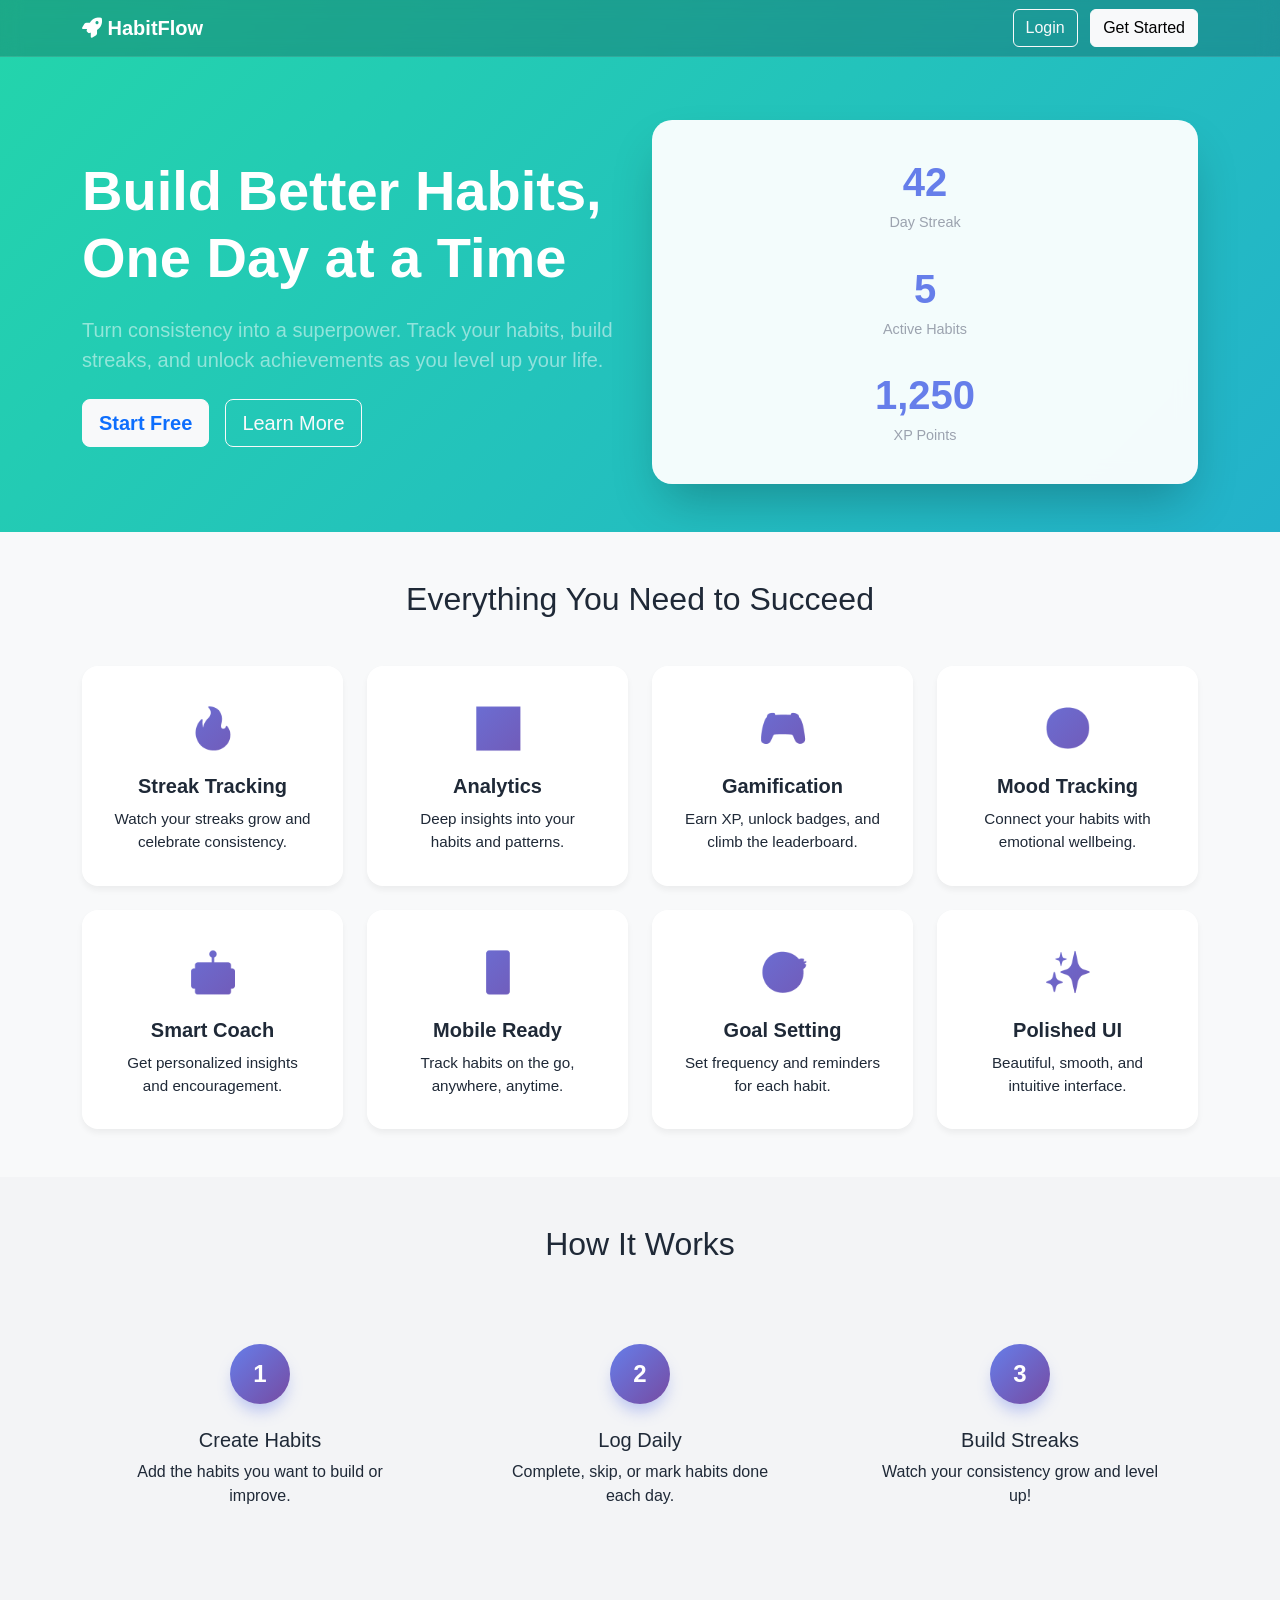
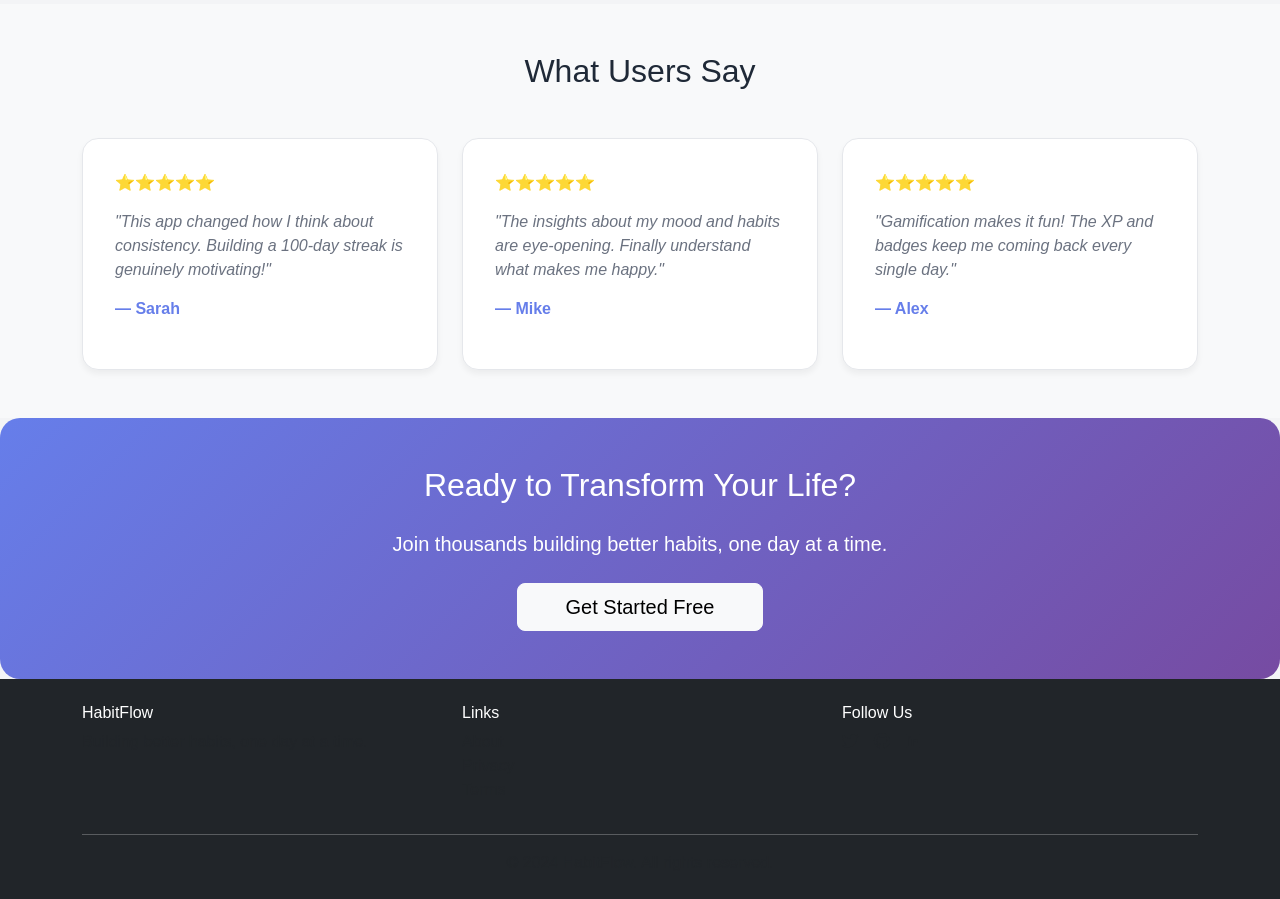
<file: templates/index.html>
<!DOCTYPE html>
<html lang="en">
<head>
    <meta charset="UTF-8">
    <meta name="viewport" content="width=device-width, initial-scale=1.0">
    <title>Habit Tracker - Build Better Habits</title>
    <link href="https://cdn.jsdelivr.net/npm/bootstrap@5.3.0/dist/css/bootstrap.min.css" rel="stylesheet">
    <link rel="stylesheet" href="https://cdnjs.cloudflare.com/ajax/libs/font-awesome/6.5.1/css/all.min.css">
    <link href="https://unpkg.com/aos@2.3.1/dist/aos.css" rel="stylesheet">
    <link rel="stylesheet" href="/static/css/style.css">
    <style>
        .hero-section {
            background: linear-gradient(-45deg, #ee7752, #e73c7e, #23a6d5, #23d5ab);
            background-size: 400% 400%;
            animation: gradient 15s ease infinite;
            position: relative;
            overflow: hidden;
            color: white;
            padding-top: 120px !important;
        }
        @keyframes gradient {
            0% { background-position: 0% 50%; }
            50% { background-position: 100% 50%; }
            100% { background-position: 0% 50%; }
        }
        .animated-card {
            animation: float 6s ease-in-out infinite;
            background: rgba(255, 255, 255, 0.95);
            backdrop-filter: blur(10px);
            border-radius: 20px;
            padding: 2rem;
            box-shadow: 0 25px 50px -12px rgba(0, 0, 0, 0.25);
            color: #333;
        }
        @keyframes float {
            0% { transform: translateY(0px); }
            50% { transform: translateY(-20px); }
            100% { transform: translateY(0px); }
        }
        .feature-card {
            transition: all 0.3s ease;
            border: none;
            background: white;
            box-shadow: 0 4px 6px rgba(0,0,0,0.05);
            height: 100%;
            padding: 2rem;
            border-radius: 1rem;
        }
        .feature-card:hover {
            transform: translateY(-10px);
            box-shadow: 0 20px 25px rgba(0,0,0,0.1);
        }
        .feature-icon {
            font-size: 2.5rem;
            margin-bottom: 1rem;
            background: linear-gradient(135deg, #667eea 0%, #764ba2 100%);
            -webkit-background-clip: text;
            -webkit-text-fill-color: transparent;
        }
        .navbar {
            backdrop-filter: blur(10px);
            background-color: rgba(0, 0, 0, 0.2) !important;
            transition: all 0.3s ease;
            border-bottom: 1px solid rgba(255, 255, 255, 0.1);
        }
        .navbar.scrolled {
            background-color: rgba(33, 37, 41, 0.95) !important;
            box-shadow: 0 4px 6px -1px rgba(0, 0, 0, 0.1);
        }
        .work-step {
            position: relative;
            padding: 2rem;
            text-align: center;
        }
        .step-number {
            width: 60px;
            height: 60px;
            background: linear-gradient(135deg, #667eea 0%, #764ba2 100%);
            color: white;
            border-radius: 50%;
            display: flex;
            align-items: center;
            justify-content: center;
            font-size: 1.5rem;
            font-weight: bold;
            margin: 0 auto 1.5rem;
            box-shadow: 0 10px 15px -3px rgba(102, 126, 234, 0.4);
        }
        .testimonial-card {
            background: white;
            padding: 2rem;
            border-radius: 1rem;
            box-shadow: 0 4px 6px rgba(0,0,0,0.05);
            height: 100%;
            transition: transform 0.3s;
        }
        .testimonial-card:hover {
            transform: translateY(-5px);
        }
    </style>
</head>
<body>
    <!-- Navigation -->
    <nav class="navbar navbar-expand-lg navbar-dark fixed-top">
        <div class="container">
            <a class="navbar-brand fw-bold" href="#">
                <i class="fas fa-rocket"></i> HabitFlow
            </a>
            <button class="navbar-toggler" type="button" data-bs-toggle="collapse" data-bs-target="#navbarNav">
                <span class="navbar-toggler-icon"></span>
            </button>
            <div class="collapse navbar-collapse" id="navbarNav">
                <div class="ms-auto">
                    <a class="btn btn-outline-light me-2" href="/login">Login</a>
                    <a class="btn btn-light" href="/register">Get Started</a>
                </div>
            </div>
        </div>
    </nav>

    <!-- Hero Section -->
    <section class="hero-section py-5">
        <div class="container">
            <div class="row align-items-center">
                <div class="col-lg-6 mb-4 mb-lg-0" data-aos="fade-right">
                    <h1 class="display-4 fw-bold mb-4">Build Better Habits, One Day at a Time</h1>
                    <p class="lead mb-4 text-white-50">
                        Turn consistency into a superpower. Track your habits, build streaks, and unlock achievements as you level up your life.
                    </p>
                    <div class="d-flex gap-3">
                        <a href="/register" class="btn btn-lg btn-light fw-bold text-primary">Start Free</a>
                        <a href="#features" class="btn btn-lg btn-outline-light">Learn More</a>
                    </div>
                </div>
                <div class="col-lg-6" data-aos="fade-left">
                    <div class="hero-image">
                        <div class="animated-card">
                            <div class="card-content">
                                <div class="stat-item">
                                    <span class="stat-number">42</span>
                                    <span class="stat-label">Day Streak</span>
                                </div>
                                <div class="stat-item">
                                    <span class="stat-number">5</span>
                                    <span class="stat-label">Active Habits</span>
                                </div>
                                <div class="stat-item">
                                    <span class="stat-number">1,250</span>
                                    <span class="stat-label">XP Points</span>
                                </div>
                            </div>
                        </div>
                    </div>
                </div>
            </div>
        </div>
    </section>

    <!-- Features Section -->
    <section id="features" class="features-section py-5 bg-light">
        <div class="container">
            <h2 class="text-center mb-5" data-aos="fade-up">Everything You Need to Succeed</h2>
            <div class="row g-4">
                <div class="col-md-6 col-lg-3" data-aos="fade-up" data-aos-delay="100">
                    <div class="feature-card">
                        <div class="feature-icon">🔥</div>
                        <h5>Streak Tracking</h5>
                        <p>Watch your streaks grow and celebrate consistency.</p>
                    </div>
                </div>
                <div class="col-md-6 col-lg-3" data-aos="fade-up" data-aos-delay="200">
                    <div class="feature-card">
                        <div class="feature-icon">📊</div>
                        <h5>Analytics</h5>
                        <p>Deep insights into your habits and patterns.</p>
                    </div>
                </div>
                <div class="col-md-6 col-lg-3" data-aos="fade-up" data-aos-delay="300">
                    <div class="feature-card">
                        <div class="feature-icon">🎮</div>
                        <h5>Gamification</h5>
                        <p>Earn XP, unlock badges, and climb the leaderboard.</p>
                    </div>
                </div>
                <div class="col-md-6 col-lg-3" data-aos="fade-up" data-aos-delay="400">
                    <div class="feature-card">
                        <div class="feature-icon">😊</div>
                        <h5>Mood Tracking</h5>
                        <p>Connect your habits with emotional wellbeing.</p>
                    </div>
                </div>
                <div class="col-md-6 col-lg-3" data-aos="fade-up" data-aos-delay="500">
                    <div class="feature-card">
                        <div class="feature-icon">🤖</div>
                        <h5>Smart Coach</h5>
                        <p>Get personalized insights and encouragement.</p>
                    </div>
                </div>
                <div class="col-md-6 col-lg-3" data-aos="fade-up" data-aos-delay="600">
                    <div class="feature-card">
                        <div class="feature-icon">📱</div>
                        <h5>Mobile Ready</h5>
                        <p>Track habits on the go, anywhere, anytime.</p>
                    </div>
                </div>
                <div class="col-md-6 col-lg-3" data-aos="fade-up" data-aos-delay="700">
                    <div class="feature-card">
                        <div class="feature-icon">🎯</div>
                        <h5>Goal Setting</h5>
                        <p>Set frequency and reminders for each habit.</p>
                    </div>
                </div>
                <div class="col-md-6 col-lg-3" data-aos="fade-up" data-aos-delay="800">
                    <div class="feature-card">
                        <div class="feature-icon">✨</div>
                        <h5>Polished UI</h5>
                        <p>Beautiful, smooth, and intuitive interface.</p>
                    </div>
                </div>
            </div>
        </div>
    </section>

    <!-- How It Works -->
    <section class="how-it-works py-5">
        <div class="container">
            <h2 class="text-center mb-5" data-aos="fade-up">How It Works</h2>
            <div class="row g-4">
                <div class="col-md-4" data-aos="fade-up" data-aos-delay="100">
                    <div class="work-step">
                        <div class="step-number">1</div>
                        <h5>Create Habits</h5>
                        <p>Add the habits you want to build or improve.</p>
                    </div>
                </div>
                <div class="col-md-4" data-aos="fade-up" data-aos-delay="200">
                    <div class="work-step">
                        <div class="step-number">2</div>
                        <h5>Log Daily</h5>
                        <p>Complete, skip, or mark habits done each day.</p>
                    </div>
                </div>
                <div class="col-md-4" data-aos="fade-up" data-aos-delay="300">
                    <div class="work-step">
                        <div class="step-number">3</div>
                        <h5>Build Streaks</h5>
                        <p>Watch your consistency grow and level up!</p>
                    </div>
                </div>
            </div>
        </div>
    </section>

    <!-- Testimonials -->
    <section class="testimonials-section py-5 bg-light">
        <div class="container">
            <h2 class="text-center mb-5" data-aos="fade-up">What Users Say</h2>
            <div class="row g-4">
                <div class="col-md-4" data-aos="fade-up" data-aos-delay="100">
                    <div class="testimonial-card">
                        <div class="stars">⭐⭐⭐⭐⭐</div>
                        <p class="quote">"This app changed how I think about consistency. Building a 100-day streak is genuinely motivating!"</p>
                        <p class="author">— Sarah</p>
                    </div>
                </div>
                <div class="col-md-4" data-aos="fade-up" data-aos-delay="200">
                    <div class="testimonial-card">
                        <div class="stars">⭐⭐⭐⭐⭐</div>
                        <p class="quote">"The insights about my mood and habits are eye-opening. Finally understand what makes me happy."</p>
                        <p class="author">— Mike</p>
                    </div>
                </div>
                <div class="col-md-4" data-aos="fade-up" data-aos-delay="300">
                    <div class="testimonial-card">
                        <div class="stars">⭐⭐⭐⭐⭐</div>
                        <p class="quote">"Gamification makes it fun! The XP and badges keep me coming back every single day."</p>
                        <p class="author">— Alex</p>
                    </div>
                </div>
            </div>
        </div>
    </section>

    <!-- CTA Section -->
    <section class="cta-section py-5" style="background: linear-gradient(135deg, #667eea 0%, #764ba2 100%);">
        <div class="container text-center text-white" data-aos="zoom-in">
            <h2 class="mb-4">Ready to Transform Your Life?</h2>
            <p class="lead mb-4">Join thousands building better habits, one day at a time.</p>
            <a href="/register" class="btn btn-light btn-lg px-5">Get Started Free</a>
        </div>
    </section>

    <!-- Footer -->
    <footer class="bg-dark text-white py-4">
        <div class="container">
            <div class="row">
                <div class="col-md-4">
                    <h6>HabitFlow</h6>
                    <p class="text-muted">Building better habits, one day at a time.</p>
                </div>
                <div class="col-md-4">
                    <h6>Links</h6>
                    <ul class="list-unstyled text-muted">
                        <li><a href="#" class="text-muted text-decoration-none">About</a></li>
                        <li><a href="#" class="text-muted text-decoration-none">Privacy</a></li>
                        <li><a href="#" class="text-muted text-decoration-none">Terms</a></li>
                    </ul>
                </div>
                <div class="col-md-4">
                    <h6>Follow Us</h6>
                    <div class="d-flex gap-3">
                        <a href="#" class="text-muted text-decoration-none"><i class="fab fa-twitter"></i></a>
                        <a href="#" class="text-muted text-decoration-none"><i class="fab fa-github"></i></a>
                        <a href="#" class="text-muted text-decoration-none"><i class="fab fa-linkedin"></i></a>
                    </div>
                </div>
            </div>
            <hr class="bg-secondary">
            <p class="text-center text-muted mb-0">&copy; 2024 HabitFlow. All rights reserved.</p>
        </div>
    </footer>

    <script src="https://cdn.jsdelivr.net/npm/bootstrap@5.3.0/dist/js/bootstrap.bundle.min.js"></script>
    <script src="https://unpkg.com/aos@2.3.1/dist/aos.js"></script>
    <script>
        AOS.init({
            duration: 800,
            once: true
        });
        window.addEventListener('scroll', function() {
            if (window.scrollY > 50) {
                document.querySelector('.navbar').classList.add('scrolled');
            } else {
                document.querySelector('.navbar').classList.remove('scrolled');
            }
        });
    </script>
</body>
</html>
</file>
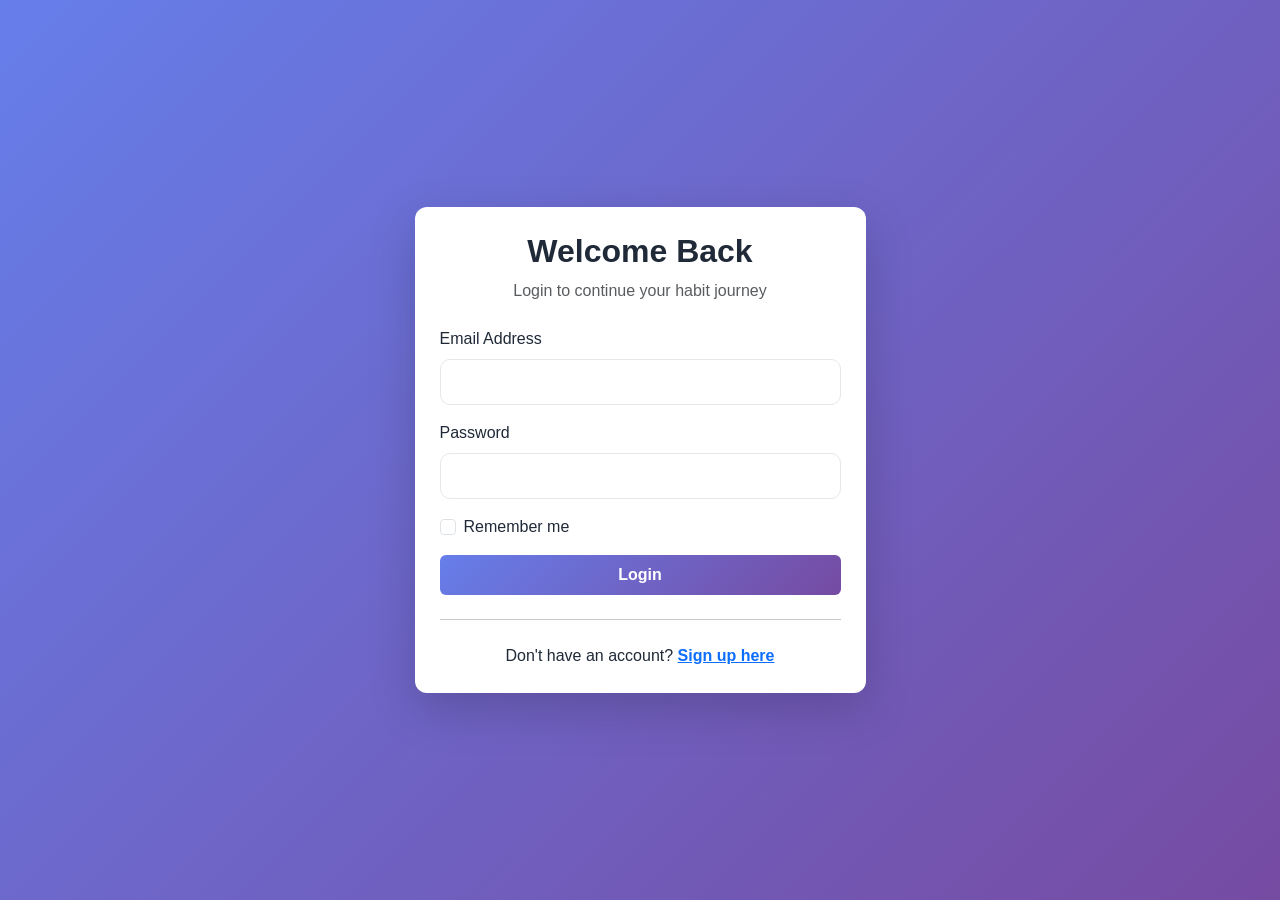
<file: templates/login.html>
<!DOCTYPE html>
<html lang="en">
<head>
    <meta charset="UTF-8">
    <meta name="viewport" content="width=device-width, initial-scale=1.0">
    <title>Login - HabitFlow</title>
    <link href="https://cdn.jsdelivr.net/npm/bootstrap@5.3.0/dist/css/bootstrap.min.css" rel="stylesheet">
    <link rel="stylesheet" href="/static/css/style.css">
</head>
<body class="d-flex align-items-center min-vh-100" style="background: linear-gradient(135deg, #667eea 0%, #764ba2 100%);">
    <div class="container">
        <div class="row justify-content-center">
            <div class="col-md-5">
                <div class="auth-card p-4 rounded-lg shadow-lg">
                    <div class="text-center mb-4">
                        <h2 class="fw-bold">Welcome Back</h2>
                        <p class="text-muted">Login to continue your habit journey</p>
                    </div>

                    <form id="loginForm">
                        <div class="mb-3">
                            <label for="email" class="form-label">Email Address</label>
                            <input type="email" class="form-control" id="email" name="email" required>
                        </div>

                        <div class="mb-3">
                            <label for="password" class="form-label">Password</label>
                            <input type="password" class="form-control" id="password" name="password" required>
                        </div>

                        <div class="mb-3 form-check">
                            <input type="checkbox" class="form-check-input" id="remember" name="remember">
                            <label class="form-check-label" for="remember">Remember me</label>
                        </div>

                        <button type="submit" class="btn btn-primary w-100 py-2 fw-bold">Login</button>
                    </form>

                    <hr class="my-4">

                    <p class="text-center mb-0">
                        Don't have an account?
                        <a href="/register" class="fw-bold">Sign up here</a>
                    </p>
                </div>
            </div>
        </div>
    </div>

    <script src="https://cdn.jsdelivr.net/npm/bootstrap@5.3.0/dist/js/bootstrap.bundle.min.js"></script>
    <script>
        document.getElementById('loginForm').addEventListener('submit', async (e) => {
            e.preventDefault();

            const email = document.getElementById('email').value;
            const password = document.getElementById('password').value;

            try {
                const response = await fetch('/api/auth/login', {
                    method: 'POST',
                    headers: {
                        'Content-Type': 'application/json'
                    },
                    body: JSON.stringify({ email, password })
                });

                const data = await response.json();

                if (response.ok) {
                    localStorage.setItem('token', data.token);
                    localStorage.setItem('user', JSON.stringify(data.user));
                    window.location.href = '/dashboard';
                } else {
                    alert(data.message || 'Login failed');
                }
            } catch (error) {
                console.error('Error:', error);
                alert('An error occurred. Please try again.');
            }
        });
    </script>
</body>
</html>
</file>
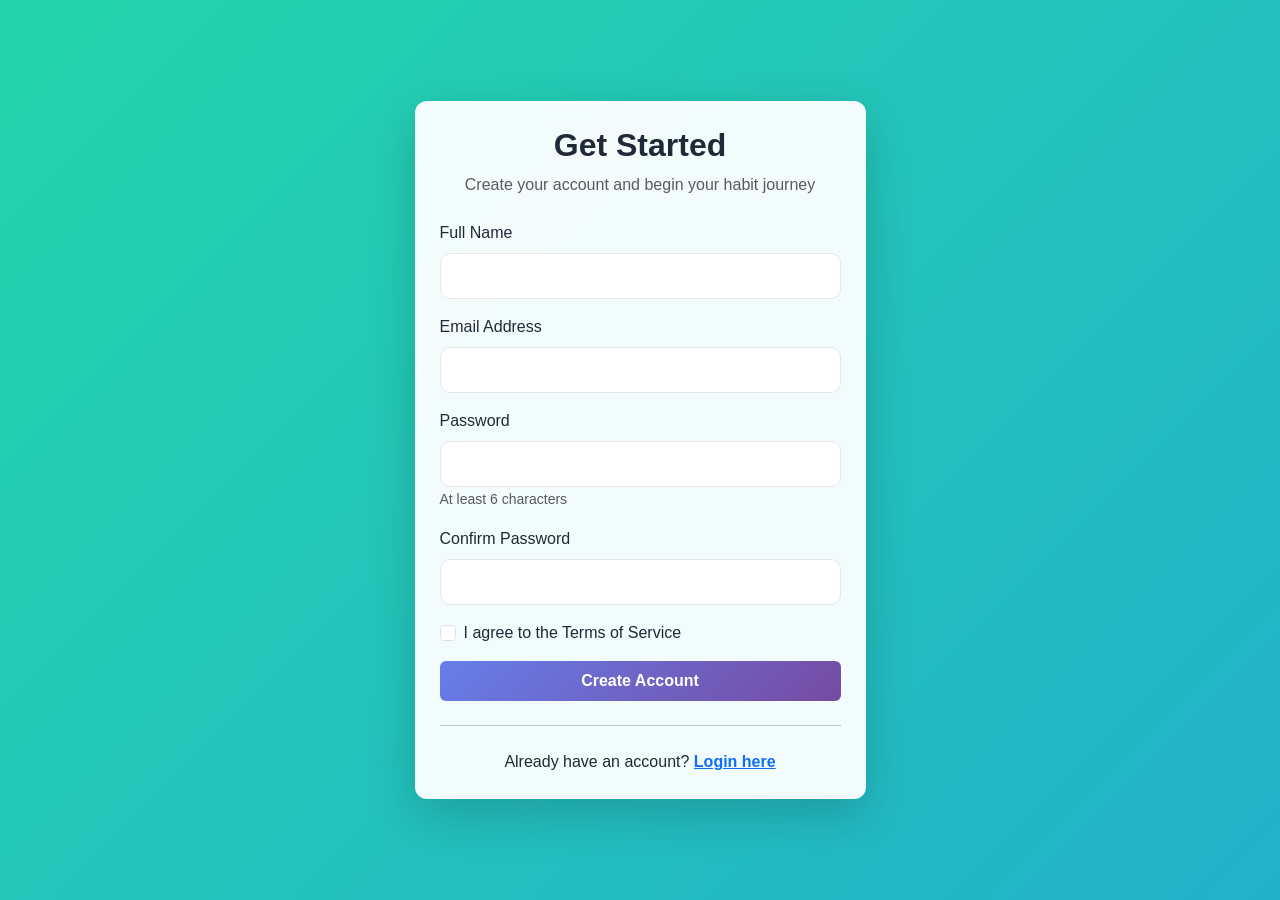
<file: templates/register.html>
<!DOCTYPE html>
<html lang="en">
<head>
    <meta charset="UTF-8">
    <meta name="viewport" content="width=device-width, initial-scale=1.0">
    <title>Register - HabitFlow</title>
    <link href="https://cdn.jsdelivr.net/npm/bootstrap@5.3.0/dist/css/bootstrap.min.css" rel="stylesheet">
    <link rel="stylesheet" href="/static/css/style.css">
    <style>
        body {
            background: linear-gradient(-45deg, #ee7752, #e73c7e, #23a6d5, #23d5ab) !important;
            background-size: 400% 400% !important;
            animation: gradient 15s ease infinite;
        }
        @keyframes gradient {
            0% { background-position: 0% 50%; }
            50% { background-position: 100% 50%; }
            100% { background-position: 0% 50%; }
        }
        .auth-card {
            background: rgba(255, 255, 255, 0.95);
            backdrop-filter: blur(10px);
            border: 1px solid rgba(255, 255, 255, 0.2);
            box-shadow: 0 8px 32px 0 rgba(31, 38, 135, 0.37);
        }
    </style>
</head>
<body class="d-flex align-items-center min-vh-100">
    <div class="container">
        <div class="row justify-content-center">
            <div class="col-md-5">
                <div class="auth-card p-4 rounded-lg shadow-lg">
                    <div class="text-center mb-4">
                        <h2 class="fw-bold">Get Started</h2>
                        <p class="text-muted">Create your account and begin your habit journey</p>
                    </div>

                    <form id="registerForm">
                        <div class="mb-3">
                            <label for="name" class="form-label">Full Name</label>
                            <input type="text" class="form-control" id="name" name="name" required>
                        </div>

                        <div class="mb-3">
                            <label for="email" class="form-label">Email Address</label>
                            <input type="email" class="form-control" id="email" name="email" required>
                        </div>

                        <div class="mb-3">
                            <label for="password" class="form-label">Password</label>
                            <input type="password" class="form-control" id="password" name="password" required minlength="6">
                            <small class="text-muted">At least 6 characters</small>
                        </div>

                        <div class="mb-3">
                            <label for="confirmPassword" class="form-label">Confirm Password</label>
                            <input type="password" class="form-control" id="confirmPassword" name="confirmPassword" required>
                        </div>

                        <div class="mb-3 form-check">
                            <input type="checkbox" class="form-check-input" id="terms" name="terms" required>
                            <label class="form-check-label" for="terms">
                                I agree to the Terms of Service
                            </label>
                        </div>

                        <button type="submit" class="btn btn-primary w-100 py-2 fw-bold">Create Account</button>
                    </form>

                    <hr class="my-4">

                    <p class="text-center mb-0">
                        Already have an account?
                        <a href="/login" class="fw-bold">Login here</a>
                    </p>
                </div>
            </div>
        </div>
    </div>

    <script src="https://cdn.jsdelivr.net/npm/bootstrap@5.3.0/dist/js/bootstrap.bundle.min.js"></script>
    <script>
        document.getElementById('registerForm').addEventListener('submit', async (e) => {
            e.preventDefault();

            const name = document.getElementById('name').value;
            const email = document.getElementById('email').value;
            const password = document.getElementById('password').value;
            const confirmPassword = document.getElementById('confirmPassword').value;

            if (password !== confirmPassword) {
                alert('Passwords do not match');
                return;
            }

            try {
                const response = await fetch('/api/auth/register', {
                    method: 'POST',
                    headers: {
                        'Content-Type': 'application/json'
                    },
                    body: JSON.stringify({ name, email, password })
                });

                const data = await response.json();

                if (response.ok) {
                    alert('Account created successfully! Please login.');
                    window.location.href = '/login';
                } else {
                    alert(data.message || 'Registration failed');
                }
            } catch (error) {
                console.error('Error:', error);
                alert('An error occurred. Please try again.');
            }
        });
    </script>
</body>
</html>
</file>
<file: static/css/style.css>
:root {
    --primary: #667eea;
    --secondary: #764ba2;
    --success: #10b981;
    --danger: #ef4444;
    --warning: #f59e0b;
    --light: #f3f4f6;
    --dark: #1f2937;
}

* {
    scroll-behavior: smooth;
}

body {
    font-family: -apple-system, BlinkMacSystemFont, 'Segoe UI', Roboto, Oxygen, Ubuntu, Cantarell, sans-serif;
    background-color: var(--light);
    color: var(--dark);
}

body.dark-mode {
    background-color: #1a1a1a;
    color: #f3f4f6;
}

body.dark-mode .card,
body.dark-mode .stat-card,
body.dark-mode .habit-item,
body.dark-mode .auth-card,
body.dark-mode .feature-card {
    background-color: #2d2d2d;
    color: #f3f4f6;
    border-color: #444;
}

body.dark-mode .navbar {
    background-color: #222 !important;
}

/* Hero Section */
.hero-section {
    padding: 80px 0;
    background: linear-gradient(135deg, #667eea 0%, #764ba2 100%);
    color: white;
}

.hero-section h1 {
    font-weight: 700;
    line-height: 1.2;
}

.hero-image {
    position: relative;
}

.animated-card {
    background: white;
    border-radius: 20px;
    padding: 40px;
    box-shadow: 0 20px 60px rgba(0, 0, 0, 0.3);
    animation: floatUp 3s ease-in-out infinite;
}

@keyframes floatUp {
    0%, 100% { transform: translateY(0); }
    50% { transform: translateY(-20px); }
}

.card-content {
    display: flex;
    flex-direction: column;
    gap: 20px;
}

.stat-item {
    display: flex;
    flex-direction: column;
    align-items: center;
}

.stat-number {
    font-size: 2.5rem;
    font-weight: 700;
    color: var(--primary);
}

.stat-label {
    color: #9ca3af;
    font-size: 0.9rem;
}

/* Features Section */
.features-section {
    padding: 80px 0;
}

.feature-card {
    background: white;
    border-radius: 16px;
    padding: 30px 20px;
    text-align: center;
    border: 1px solid #e5e7eb;
    transition: all 0.3s ease;
}

.feature-card:hover {
    transform: translateY(-10px);
    box-shadow: 0 20px 40px rgba(102, 126, 234, 0.2);
}

.feature-icon {
    font-size: 3rem;
    margin-bottom: 20px;
}

.feature-card h5 {
    font-weight: 600;
    margin-bottom: 10px;
}

.feature-card p {
    font-size: 0.95rem;
    margin-bottom: 0;
}

/* Work Steps */
.work-step {
    text-align: center;
    padding: 20px;
}

.step-number {
    display: inline-flex;
    align-items: center;
    justify-content: center;
    width: 60px;
    height: 60px;
    background: linear-gradient(135deg, #667eea, #764ba2);
    color: white;
    border-radius: 50%;
    font-size: 1.5rem;
    font-weight: 700;
    margin-bottom: 20px;
}

/* Testimonials */
.testimonial-card {
    background: white;
    border-radius: 16px;
    padding: 30px;
    border: 1px solid #e5e7eb;
    transition: all 0.3s ease;
}

.testimonial-card:hover {
    box-shadow: 0 20px 40px rgba(102, 126, 234, 0.2);
}

.stars {
    margin-bottom: 15px;
}

.quote {
    font-style: italic;
    margin-bottom: 15px;
    color: #6b7280;
}

.author {
    font-weight: 600;
    color: var(--primary);
}

/* CTA Section */
.cta-section {
    border-radius: 20px;
}

/* Dashboard */
.stat-card {
    background: white;
    border-radius: 16px;
    padding: 20px;
    display: flex;
    align-items: center;
    gap: 20px;
    border: 1px solid #e5e7eb;
    transition: all 0.3s ease;
}

.stat-card:hover {
    transform: translateY(-5px);
    box-shadow: 0 10px 30px rgba(0, 0, 0, 0.1);
}

.stat-icon {
    width: 60px;
    height: 60px;
    border-radius: 12px;
    display: flex;
    align-items: center;
    justify-content: center;
    font-size: 2rem;
    color: white;
}

.stat-content {
    flex: 1;
}

.stat-label {
    font-size: 0.9rem;
    color: #9ca3af;
    margin-bottom: 5px;
}

.stat-value {
    font-size: 1.8rem;
    font-weight: 700;
    color: var(--dark);
}

/* Habit List */
.habit-list {
    display: flex;
    flex-direction: column;
    gap: 15px;
}

.habit-item {
    background: white;
    border-radius: 16px;
    padding: 20px;
    border-left: 5px solid var(--primary);
    display: flex;
    align-items: center;
    gap: 15px;
    transition: all 0.3s ease;
    border: 1px solid #e5e7eb;
}

.habit-item:hover {
    box-shadow: 0 10px 30px rgba(0, 0, 0, 0.1);
}

.habit-item.completed {
    background: linear-gradient(135deg, rgba(16, 185, 129, 0.1), rgba(16, 185, 129, 0.05));
    border-left-color: var(--success);
}

.habit-item.missed {
    background: linear-gradient(135deg, rgba(239, 68, 68, 0.1), rgba(239, 68, 68, 0.05));
    border-left-color: var(--danger);
}

.habit-icon {
    font-size: 2rem;
}

.habit-content {
    flex: 1;
}

.habit-title {
    font-weight: 600;
    margin-bottom: 5px;
}

.habit-streak {
    font-size: 0.9rem;
    color: #9ca3af;
}

.habit-stream {
    font-size: 0.8rem;
    color: #f59e0b;
    font-weight: 600;
}

.habit-actions {
    display: flex;
    gap: 10px;
}

.habit-btn {
    padding: 8px 12px;
    border-radius: 8px;
    border: none;
    font-size: 0.9rem;
    cursor: pointer;
    transition: all 0.2s ease;
    font-weight: 500;
}

.btn-complete {
    background: linear-gradient(135deg, var(--success), #059669);
    color: white;
}

.btn-complete:hover {
    transform: scale(1.05);
}

.btn-skip {
    background: #e5e7eb;
    color: var(--dark);
}

.btn-skip:hover {
    background: #d1d5db;
}

.btn-miss {
    background: var(--danger);
    color: white;
}

.btn-miss:hover {
    background: #dc2626;
}

/* Mood Tracker */
.mood-tracker {
    display: flex;
    flex-direction: column;
    gap: 15px;
    background: white;
    border-radius: 16px;
    padding: 20px;
    border: 1px solid #e5e7eb;
}

.mood-option {
    cursor: pointer;
    display: flex;
    flex-direction: column;
    align-items: center;
    gap: 10px;
    padding: 20px;
    border-radius: 12px;
    background: #f9fafb;
    transition: all 0.3s ease;
}

.mood-option:hover {
    background: linear-gradient(135deg, rgba(102, 126, 234, 0.1), rgba(118, 75, 162, 0.1));
    transform: translateY(-3px);
}

.mood-emoji {
    font-size: 2.5rem;
}

.mood-label {
    font-weight: 500;
    color: var(--dark);
}

/* Badges */
.badges-container {
    display: grid;
    grid-template-columns: repeat(3, 1fr);
    gap: 15px;
}

.badge-item {
    background: white;
    border-radius: 12px;
    padding: 20px;
    text-align: center;
    border: 2px solid #e5e7eb;
    transition: all 0.3s ease;
}

.badge-item.unlocked {
    background: linear-gradient(135deg, rgba(102, 126, 234, 0.1), rgba(118, 75, 162, 0.1));
    border-color: var(--primary);
}

.badge-item:not(.unlocked) {
    opacity: 0.5;
}

.badge-icon {
    font-size: 2rem;
    margin-bottom: 10px;
}

.badge-name {
    font-weight: 600;
    font-size: 0.85rem;
}

/* Auth Cards */
.auth-card {
    background: white;
    border-radius: 16px;
    border: 1px solid rgba(255, 255, 255, 0.2);
    box-shadow: 0 20px 60px rgba(0, 0, 0, 0.3);
}

/* Forms */
.form-control,
.form-select {
    border-radius: 10px;
    border: 1px solid #e5e7eb;
    padding: 10px 15px;
    transition: all 0.3s ease;
}

.form-control:focus,
.form-select:focus {
    border-color: var(--primary);
    box-shadow: 0 0 0 3px rgba(102, 126, 234, 0.1);
}

/* Buttons */
.btn-primary {
    background: linear-gradient(135deg, var(--primary), var(--secondary));
    border: none;
    transition: all 0.3s ease;
}

.btn-primary:hover {
    transform: translateY(-2px);
    box-shadow: 0 10px 30px rgba(102, 126, 234, 0.3);
}

.btn-outline-primary {
    border-color: var(--primary);
    color: var(--primary);
}

.btn-outline-primary:hover {
    background: var(--primary);
    border-color: var(--primary);
}

/* Cards */
.card {
    border: 1px solid #e5e7eb;
    border-radius: 16px;
    transition: all 0.3s ease;
}

.card:hover {
    box-shadow: 0 10px 30px rgba(0, 0, 0, 0.1);
}

/* Animations */
@keyframes slideInUp {
    from {
        opacity: 0;
        transform: translateY(30px);
    }
    to {
        opacity: 1;
        transform: translateY(0);
    }
}

@keyframes fadeIn {
    from {
        opacity: 0;
    }
    to {
        opacity: 1;
    }
}

@keyframes pulse {
    0%, 100% {
        opacity: 1;
    }
    50% {
        opacity: 0.5;
    }
}

@keyframes scaleIn {
    from {
        transform: scale(0.5);
        opacity: 0;
    }
    to {
        transform: scale(1);
        opacity: 1;
    }
}

.habit-item {
    animation: slideInUp 0.3s ease;
}

/* Responsive */
@media (max-width: 768px) {
    .hero-section {
        padding: 40px 0;
    }

    .hero-section h1 {
        font-size: 2rem;
    }

    .stat-card {
        flex-direction: column;
        text-align: center;
    }

    .habit-actions {
        flex-direction: column;
    }

    .habit-btn {
        width: 100%;
    }

    .badges-container {
        grid-template-columns: repeat(2, 1fr);
    }
}

/* Utilities */
.text-gradient {
    background: linear-gradient(135deg, var(--primary), var(--secondary));
    -webkit-background-clip: text;
    -webkit-text-fill-color: transparent;
    background-clip: text;
}

.rounded-lg {
    border-radius: 12px;
}

.shadow-sm-hover:hover {
    box-shadow: 0 10px 30px rgba(0, 0, 0, 0.1) !important;
}
</file>
